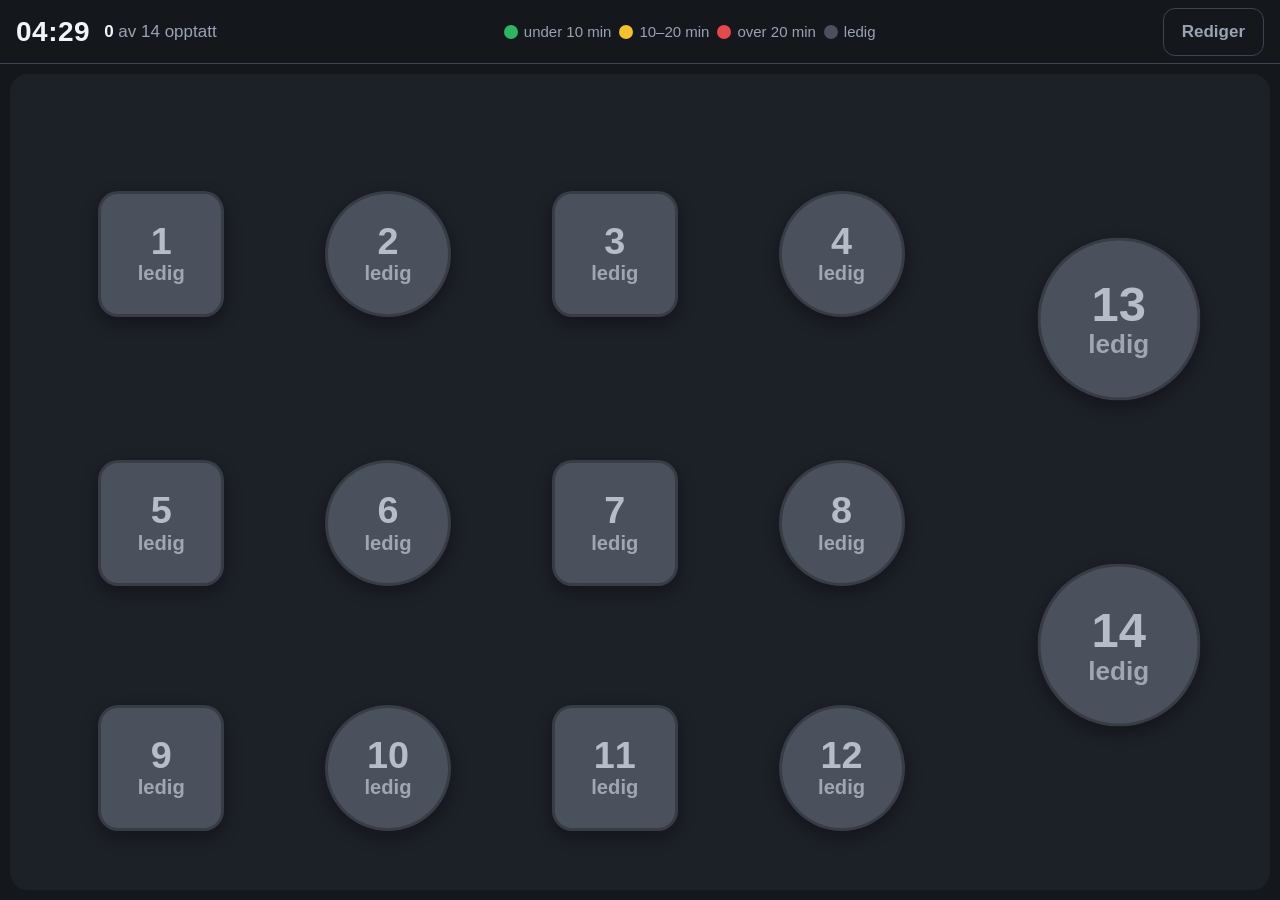
<file: bordoversikt/index.html>
<!doctype html>
<html lang="nb">
<head>
<meta charset="utf-8">
<meta name="viewport" content="width=device-width, initial-scale=1, maximum-scale=1, minimum-scale=1, user-scalable=no, viewport-fit=cover">
<title>Bordoversikt</title>
<meta name="description" content="Oversikt over når hvert bord sist fikk besøk av en kelner.">
<meta name="theme-color" content="#14171c">
<meta name="apple-mobile-web-app-capable" content="yes">
<meta name="mobile-web-app-capable" content="yes">
<meta name="apple-mobile-web-app-status-bar-style" content="black-translucent">
<meta name="apple-mobile-web-app-title" content="Bord">
<meta name="format-detection" content="telephone=no">
<link rel="manifest" href="manifest.webmanifest">
<link rel="icon" href="ikoner/ikon-192.png" type="image/png">
<link rel="apple-touch-icon" href="ikoner/apple-touch-icon.png">
<link rel="stylesheet" href="stil.css">
</head>
<body>

<header id="topp">
  <div class="topp-venstre">
    <span id="klokke" class="klokke">--:--</span>
    <span id="oppsummering" class="oppsummering"></span>
  </div>
  <div id="forklaring" class="forklaring" aria-label="Fargeforklaring"></div>
  <div class="topp-hoyre">
    <span id="vaken" class="vaken" title="Skjermen holdes våken" hidden>☀︎</span>
    <button id="knapp-rediger" class="knapp knapp-dempet" type="button">Rediger</button>
  </div>
</header>

<header id="topp-rediger" hidden>
  <div class="topp-venstre"><strong>Redigeringsmodus</strong>
    <span class="hint">Dra bordene på plass. Trykk på et bord for å endre det.</span></div>
  <div class="topp-hoyre">
    <button id="knapp-nytt-bord" class="knapp" type="button">＋ Nytt bord</button>
    <button id="knapp-innstillinger" class="knapp" type="button">Innstillinger</button>
    <button id="knapp-ferdig" class="knapp knapp-primar" type="button">Ferdig</button>
  </div>
</header>

<main id="gulv" aria-label="Plantegning"></main>

<!-- Panel for valgt bord i redigeringsmodus -->
<aside id="bordpanel" class="bordpanel" hidden>
  <label class="felt">
    <span>Navn / nummer</span>
    <input id="bord-navn" type="text" maxlength="6" autocomplete="off" autocapitalize="characters" spellcheck="false">
  </label>
  <div class="felt">
    <span>Form</span>
    <div class="valg" id="bord-form">
      <button type="button" data-verdi="rund">● Rundt</button>
      <button type="button" data-verdi="firkant">■ Firkantet</button>
    </div>
  </div>
  <div class="felt">
    <span>Størrelse</span>
    <div class="valg" id="bord-storrelse">
      <button type="button" data-verdi="S">Liten</button>
      <button type="button" data-verdi="M">Vanlig</button>
      <button type="button" data-verdi="L">Stor</button>
    </div>
  </div>
  <div class="panel-knapper">
    <button id="bord-slett" class="knapp knapp-fare" type="button">Fjern bord</button>
    <button id="bord-lukk" class="knapp" type="button">Lukk</button>
  </div>
</aside>

<!-- Felles dialog -->
<div id="dialog-bakgrunn" class="dialog-bakgrunn" hidden>
  <div id="dialog" class="dialog" role="dialog" aria-modal="true"></div>
</div>

<div id="melding" class="melding" hidden>
  <span id="melding-tekst"></span>
  <button id="melding-angre" class="knapp" type="button">Angre</button>
</div>

<script src="app.js"></script>
</body>
</html>
</file>
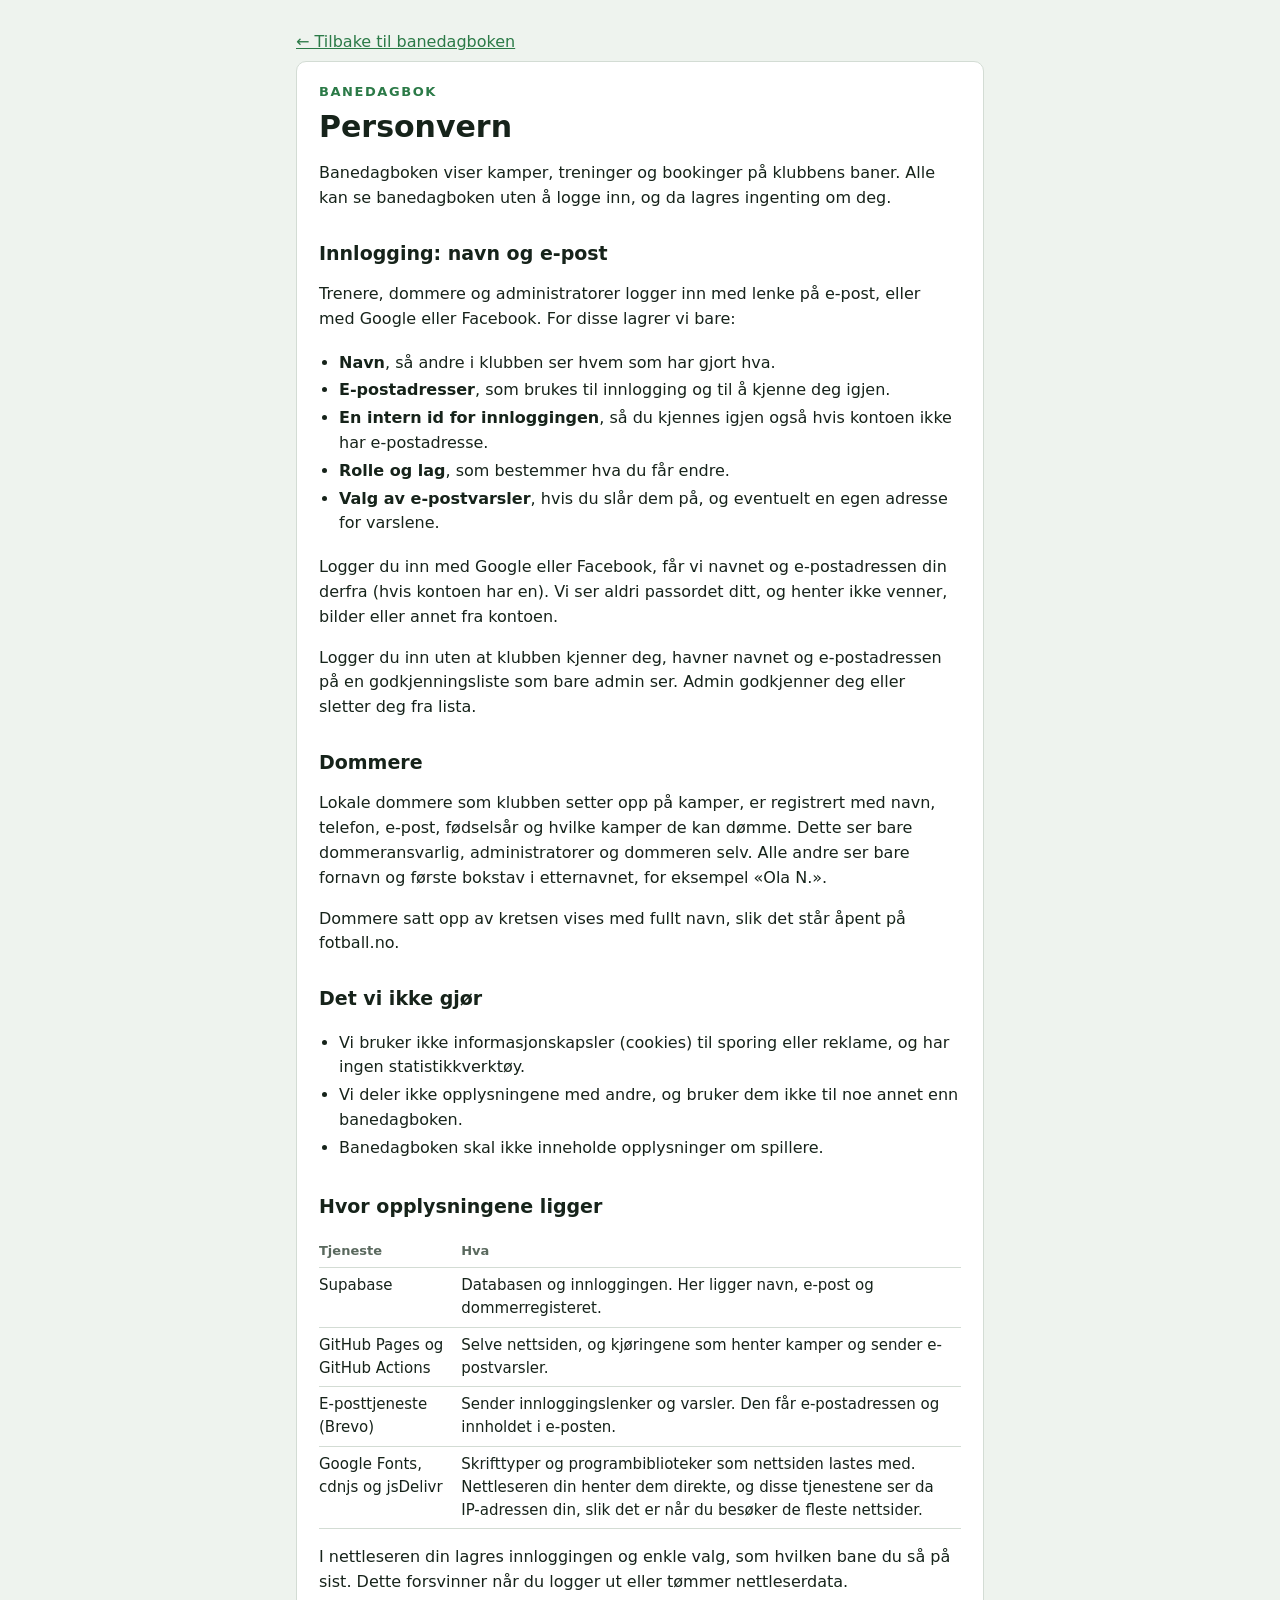
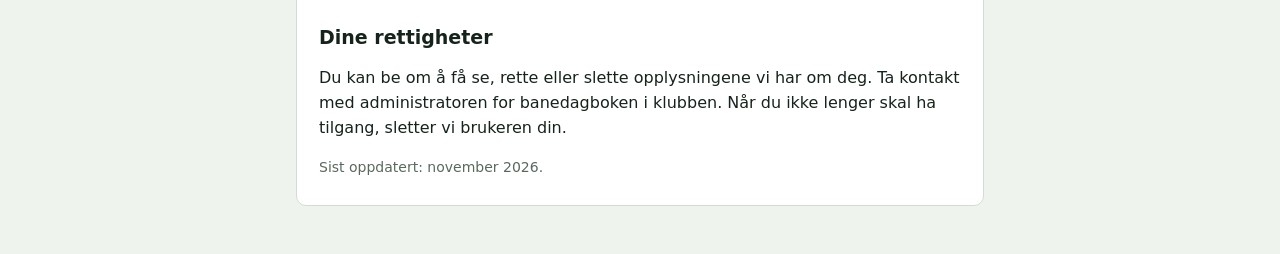
<file: banedagbok/personvern.html>
<!doctype html>
<html lang="nb">
<head>
<meta charset="utf-8">
<meta name="viewport" content="width=device-width, initial-scale=1">
<title>Personvern · Banedagbok</title>
<link rel="icon" href="ikon.svg" type="image/svg+xml">
<link rel="apple-touch-icon" href="apple-touch-icon.png">
<style>
  :root { --bg: #eef3ee; --surface: #fff; --ink: #16231a; --muted: #5a695e; --line: #d3dcd4; --pitch: #2b7a47 }
  @media (prefers-color-scheme: dark) { :root { --bg: #0e1611; --surface: #152019; --ink: #e2ebe4; --muted: #92a397; --line: #2a3a2f; --pitch: #58b577 } }
  * { box-sizing: border-box }
  body { margin: 0; background: var(--bg); color: var(--ink); font: 16px/1.55 system-ui, -apple-system, "Segoe UI", sans-serif }
  main { max-width: 720px; margin: 0 auto; padding: 24px 16px 48px }
  .kort { background: var(--surface); border: 1px solid var(--line); border-radius: 10px; padding: 20px 22px; display: grid; gap: 4px }
  small.merke { color: var(--pitch); font-weight: 700; letter-spacing: .12em; text-transform: uppercase; font-size: 13px }
  h1 { font-size: 30px; margin: 4px 0 8px; line-height: 1.1 }
  h2 { font-size: 19px; margin: 18px 0 4px }
  p, ul { margin: 6px 0 }
  ul { padding-left: 20px }
  li { margin: 3px 0 }
  .note { color: var(--muted); font-size: 14px }
  a { color: var(--pitch) }
  table { border-collapse: collapse; width: 100%; font-size: 15px; margin: 6px 0 }
  th, td { text-align: left; vertical-align: top; padding: 6px 8px 6px 0; border-bottom: 1px solid var(--line) }
  th { font-size: 13px; color: var(--muted); font-weight: 600 }
</style>
</head>
<body>
<main>
  <p><a href="./">← Tilbake til banedagboken</a></p>
  <div class="kort">
    <small class="merke">Banedagbok</small>
    <h1>Personvern</h1>
    <p>Banedagboken viser kamper, treninger og bookinger på klubbens baner. Alle kan se banedagboken uten å logge inn, og da lagres ingenting om deg.</p>

    <h2>Innlogging: navn og e-post</h2>
    <p>Trenere, dommere og administratorer logger inn med lenke på e-post, eller med Google eller Facebook. For disse lagrer vi bare:</p>
    <ul>
      <li><b>Navn</b>, så andre i klubben ser hvem som har gjort hva.</li>
      <li><b>E-postadresser</b>, som brukes til innlogging og til å kjenne deg igjen.</li>
      <li><b>En intern id for innloggingen</b>, så du kjennes igjen også hvis kontoen ikke har e-postadresse.</li>
      <li><b>Rolle og lag</b>, som bestemmer hva du får endre.</li>
      <li><b>Valg av e-postvarsler</b>, hvis du slår dem på, og eventuelt en egen adresse for varslene.</li>
    </ul>
    <p>Logger du inn med Google eller Facebook, får vi navnet og e-postadressen din derfra (hvis kontoen har en). Vi ser aldri passordet ditt, og henter ikke venner, bilder eller annet fra kontoen.</p>
    <p>Logger du inn uten at klubben kjenner deg, havner navnet og e-postadressen på en godkjenningsliste som bare admin ser. Admin godkjenner deg eller sletter deg fra lista.</p>

    <h2>Dommere</h2>
    <p>Lokale dommere som klubben setter opp på kamper, er registrert med navn, telefon, e-post, fødselsår og hvilke kamper de kan dømme. Dette ser bare dommeransvarlig, administratorer og dommeren selv. Alle andre ser bare fornavn og første bokstav i etternavnet, for eksempel «Ola N.».</p>
    <p>Dommere satt opp av kretsen vises med fullt navn, slik det står åpent på fotball.no.</p>

    <h2>Det vi ikke gjør</h2>
    <ul>
      <li>Vi bruker ikke informasjonskapsler (cookies) til sporing eller reklame, og har ingen statistikkverktøy.</li>
      <li>Vi deler ikke opplysningene med andre, og bruker dem ikke til noe annet enn banedagboken.</li>
      <li>Banedagboken skal ikke inneholde opplysninger om spillere.</li>
    </ul>

    <h2>Hvor opplysningene ligger</h2>
    <table>
      <tr><th>Tjeneste</th><th>Hva</th></tr>
      <tr><td>Supabase</td><td>Databasen og innloggingen. Her ligger navn, e-post og dommerregisteret.</td></tr>
      <tr><td>GitHub Pages og GitHub Actions</td><td>Selve nettsiden, og kjøringene som henter kamper og sender e-postvarsler.</td></tr>
      <tr><td>E-posttjeneste (Brevo)</td><td>Sender innloggingslenker og varsler. Den får e-postadressen og innholdet i e-posten.</td></tr>
      <tr><td>Google Fonts, cdnjs og jsDelivr</td><td>Skrifttyper og programbiblioteker som nettsiden lastes med. Nettleseren din henter dem direkte, og disse tjenestene ser da IP-adressen din, slik det er når du besøker de fleste nettsider.</td></tr>
    </table>
    <p>I nettleseren din lagres innloggingen og enkle valg, som hvilken bane du så på sist. Dette forsvinner når du logger ut eller tømmer nettleserdata.</p>

    <h2>Dine rettigheter</h2>
    <p>Du kan be om å få se, rette eller slette opplysningene vi har om deg. Ta kontakt med administratoren for banedagboken i klubben. Når du ikke lenger skal ha tilgang, sletter vi brukeren din.</p>
    <p class="note">Sist oppdatert: november 2026.</p>
  </div>
</main>
</body>
</html>
</file>
<file: bordoversikt/stil.css>
:root {
  --bakgrunn: #14171c;
  --gulv: #1c2027;
  --rutenett: rgba(255, 255, 255, 0.05);
  --flate: #262b34;
  --flate-2: #313744;
  --kant: #3c4352;
  --tekst: #f2f4f7;
  --tekst-dempet: #9aa3b2;
  --gronn: #2fb463;
  --gul: #f2c230;
  --rod: #e5484d;
  --ledig: #4a505c;
  --ledig-tekst: #b7bdc8;
  --primar: #3b82f6;
  --fare: #d13a40;
  --radius: 14px;
  --topp-hoyde: 64px;
  color-scheme: dark;
}

* { box-sizing: border-box; }

html, body {
  margin: 0;
  height: 100%;
  overflow: hidden;
  overscroll-behavior: none;
  background: var(--bakgrunn);
  color: var(--tekst);
  font-family: -apple-system, BlinkMacSystemFont, "SF Pro Text", "Segoe UI", Roboto, Helvetica, Arial, sans-serif;
  -webkit-text-size-adjust: 100%;
  -webkit-tap-highlight-color: transparent;
  -webkit-user-select: none;
  user-select: none;
  -webkit-touch-callout: none;
  touch-action: manipulation;
}

body {
  position: fixed;
  inset: 0;
  display: flex;
  flex-direction: column;
  padding: env(safe-area-inset-top) env(safe-area-inset-right) env(safe-area-inset-bottom) env(safe-area-inset-left);
}

button { font: inherit; color: inherit; }
input { -webkit-user-select: text; user-select: text; }

/* ---------- Topplinje ---------- */
header {
  flex: 0 0 var(--topp-hoyde);
  display: flex;
  align-items: center;
  justify-content: space-between;
  gap: 16px;
  padding: 0 16px;
  background: var(--bakgrunn);
  border-bottom: 1px solid var(--kant);
}
header[hidden] { display: none; }
#topp-rediger { background: #2a2414; border-bottom-color: #6b5718; }

.topp-venstre, .topp-hoyre { display: flex; align-items: center; gap: 14px; min-width: 0; }
.klokke { font-size: 28px; font-weight: 700; font-variant-numeric: tabular-nums; letter-spacing: 0.5px; }
.oppsummering { color: var(--tekst-dempet); font-size: 17px; white-space: nowrap; }
.oppsummering b { color: var(--tekst); }
.oppsummering .tall-rod { color: var(--rod); }
.hint { color: #d8c98f; font-size: 15px; }
.vaken { color: var(--gul); font-size: 20px; opacity: 0.7; }

.forklaring { display: flex; gap: 8px; }
.forklaring span {
  display: inline-flex; align-items: center; gap: 6px;
  font-size: 15px; color: var(--tekst-dempet); white-space: nowrap;
}
.forklaring i { width: 14px; height: 14px; border-radius: 50%; display: inline-block; }

/* ---------- Knapper ---------- */
.knapp {
  min-height: 48px;
  min-width: 48px;
  padding: 0 18px;
  border-radius: 12px;
  border: 1px solid var(--kant);
  background: var(--flate);
  font-size: 17px;
  font-weight: 600;
  cursor: pointer;
}
.knapp:active { filter: brightness(1.25); }
.knapp:disabled { opacity: 0.4; }
.knapp-primar { background: var(--primar); border-color: var(--primar); color: #fff; }
.knapp-fare { background: var(--fare); border-color: var(--fare); color: #fff; }
.knapp-dempet { background: transparent; color: var(--tekst-dempet); }

/* ---------- Gulv / plantegning ---------- */
#gulv {
  position: relative;
  flex: 1 1 auto;
  margin: 10px;
  border-radius: 18px;
  background: var(--gulv);
  overflow: hidden;
  touch-action: none;
}
body.rediger #gulv {
  background-color: var(--gulv);
  background-image:
    linear-gradient(var(--rutenett) 1px, transparent 1px),
    linear-gradient(90deg, var(--rutenett) 1px, transparent 1px);
  background-size: 5% 5%;
  outline: 2px dashed #6b5718;
  outline-offset: -2px;
}

.bord {
  --s: 100px;
  position: absolute;
  width: var(--s);
  height: var(--s);
  transform: translate(-50%, -50%);
  display: flex;
  flex-direction: column;
  align-items: center;
  justify-content: center;
  gap: 2px;
  border: 3px solid rgba(0, 0, 0, 0.25);
  border-radius: 16%;
  background: var(--ledig);
  color: var(--ledig-tekst);
  box-shadow: 0 6px 16px rgba(0, 0, 0, 0.35);
  cursor: pointer;
  transition: background-color 0.3s, transform 0.12s;
  touch-action: none;
}
.bord.rund { border-radius: 50%; }
.bord .navn { font-size: calc(var(--s) * 0.30); font-weight: 800; line-height: 1; }
.bord .tid { font-size: calc(var(--s) * 0.20); font-weight: 700; line-height: 1.1; font-variant-numeric: tabular-nums; }
.bord .tid small { font-size: 0.7em; font-weight: 600; opacity: 0.85; }

.bord.gronn { background: var(--gronn); color: #04210f; }
.bord.gul { background: var(--gul); color: #2b2100; }
.bord.rod { background: var(--rod); color: #fff; animation: puls 2s ease-in-out infinite; }
.bord.ledig .tid { font-size: calc(var(--s) * 0.16); font-weight: 600; opacity: 0.8; }

.bord.trykket { transform: translate(-50%, -50%) scale(0.93); }
.bord.blink { animation: blink 0.5s ease-out; }

@keyframes puls {
  0%, 100% { box-shadow: 0 0 0 0 rgba(229, 72, 77, 0.0), 0 6px 16px rgba(0,0,0,.35); }
  50% { box-shadow: 0 0 0 10px rgba(229, 72, 77, 0.35), 0 6px 16px rgba(0,0,0,.35); }
}
@keyframes blink {
  0% { filter: brightness(1.8); }
  100% { filter: brightness(1); }
}

body.rediger .bord { background: var(--flate-2); color: var(--tekst); animation: none; border-color: var(--kant); }
body.rediger .bord.valgt { border-color: var(--primar); box-shadow: 0 0 0 4px rgba(59, 130, 246, 0.45); }
body.rediger .bord.drar { opacity: 0.85; z-index: 5; transition: none; }

.tomt {
  position: absolute; inset: 0; display: flex; align-items: center; justify-content: center;
  color: var(--tekst-dempet); font-size: 20px; text-align: center; padding: 24px;
}

/* ---------- Bordpanel (redigering) ---------- */
.bordpanel {
  position: fixed;
  right: calc(20px + env(safe-area-inset-right));
  top: calc(var(--topp-hoyde) + 24px + env(safe-area-inset-top));
  width: 300px;
  padding: 18px;
  border-radius: 18px;
  background: var(--flate);
  border: 1px solid var(--kant);
  box-shadow: 0 16px 40px rgba(0, 0, 0, 0.5);
  display: flex;
  flex-direction: column;
  gap: 16px;
  z-index: 20;
}
.bordpanel[hidden] { display: none; }
.bordpanel.venstre { right: auto; left: calc(20px + env(safe-area-inset-left)); }
.felt { display: flex; flex-direction: column; gap: 8px; }
.felt > span { font-size: 14px; color: var(--tekst-dempet); font-weight: 600; text-transform: uppercase; letter-spacing: 0.04em; }
.felt input {
  height: 52px; padding: 0 14px; border-radius: 12px;
  border: 1px solid var(--kant); background: var(--bakgrunn); color: var(--tekst);
  font-size: 24px; font-weight: 700;
}
.valg { display: flex; gap: 6px; }
.valg button {
  flex: 1; min-height: 48px; border-radius: 12px; border: 1px solid var(--kant);
  background: var(--bakgrunn); font-size: 16px; font-weight: 600; cursor: pointer;
}
.valg button.aktiv { background: var(--primar); border-color: var(--primar); color: #fff; }
.panel-knapper { display: flex; gap: 10px; }
.panel-knapper .knapp { flex: 1; }

/* ---------- Dialog ---------- */
.dialog-bakgrunn {
  position: fixed; inset: 0; z-index: 50;
  background: rgba(0, 0, 0, 0.6);
  display: flex; align-items: center; justify-content: center;
  padding: 20px;
}
.dialog-bakgrunn[hidden] { display: none; }
.dialog {
  width: min(460px, 100%);
  max-height: 100%;
  overflow: auto;
  background: var(--flate);
  border: 1px solid var(--kant);
  border-radius: 20px;
  padding: 22px;
  box-shadow: 0 20px 60px rgba(0, 0, 0, 0.6);
}
.dialog h2 { margin: 0 0 6px; font-size: 26px; }
.dialog p { margin: 0 0 16px; color: var(--tekst-dempet); font-size: 17px; line-height: 1.4; }
.dialog .knapperad { display: flex; flex-direction: column; gap: 10px; }
.dialog .knapperad .knapp { min-height: 60px; font-size: 20px; width: 100%; }
.dialog .knapperad.side { flex-direction: row; }
.dialog .knapperad.side .knapp { flex: 1; }

/* PIN-tastatur */
.pin-prikker { display: flex; justify-content: center; gap: 16px; margin: 8px 0 18px; }
.pin-prikker i { width: 18px; height: 18px; border-radius: 50%; border: 2px solid var(--tekst-dempet); }
.pin-prikker i.fylt { background: var(--tekst); border-color: var(--tekst); }
.pin-prikker.feil { animation: rist 0.4s; }
.tastatur { display: grid; grid-template-columns: repeat(3, 1fr); gap: 10px; }
.tastatur button {
  height: 68px; border-radius: 14px; border: 1px solid var(--kant);
  background: var(--bakgrunn); font-size: 28px; font-weight: 600; cursor: pointer;
}
.tastatur button:active { background: var(--flate-2); }
@keyframes rist {
  0%, 100% { transform: translateX(0); }
  25% { transform: translateX(-10px); }
  75% { transform: translateX(10px); }
}

/* Innstillinger */
.rad {
  display: flex; align-items: center; justify-content: space-between; gap: 12px;
  padding: 12px 0; border-bottom: 1px solid var(--kant);
}
.rad:last-of-type { border-bottom: none; }
.rad .etikett { font-size: 18px; font-weight: 600; }
.rad .etikett small { display: block; color: var(--tekst-dempet); font-weight: 400; font-size: 14px; margin-top: 2px; }
.stepper { display: flex; align-items: center; gap: 8px; }
.stepper button { width: 52px; height: 52px; border-radius: 12px; border: 1px solid var(--kant); background: var(--bakgrunn); font-size: 26px; cursor: pointer; }
.stepper output { min-width: 64px; text-align: center; font-size: 22px; font-weight: 700; font-variant-numeric: tabular-nums; }
.fargeprikk { display: inline-block; width: 12px; height: 12px; border-radius: 50%; margin-right: 6px; vertical-align: 1px; }

/* ---------- Melding (angre) ---------- */
.melding {
  position: fixed;
  left: 50%;
  bottom: calc(24px + env(safe-area-inset-bottom));
  transform: translateX(-50%);
  display: flex; align-items: center; gap: 16px;
  padding: 10px 10px 10px 20px;
  border-radius: 16px;
  background: #f2f4f7; color: #14171c;
  font-size: 18px; font-weight: 600;
  box-shadow: 0 12px 30px rgba(0, 0, 0, 0.5);
  z-index: 40;
}
.melding[hidden] { display: none; }
.melding .knapp { background: #14171c; color: #fff; border: none; }

@media (max-width: 900px) {
  .forklaring, .hint { display: none; }
}
</file>
